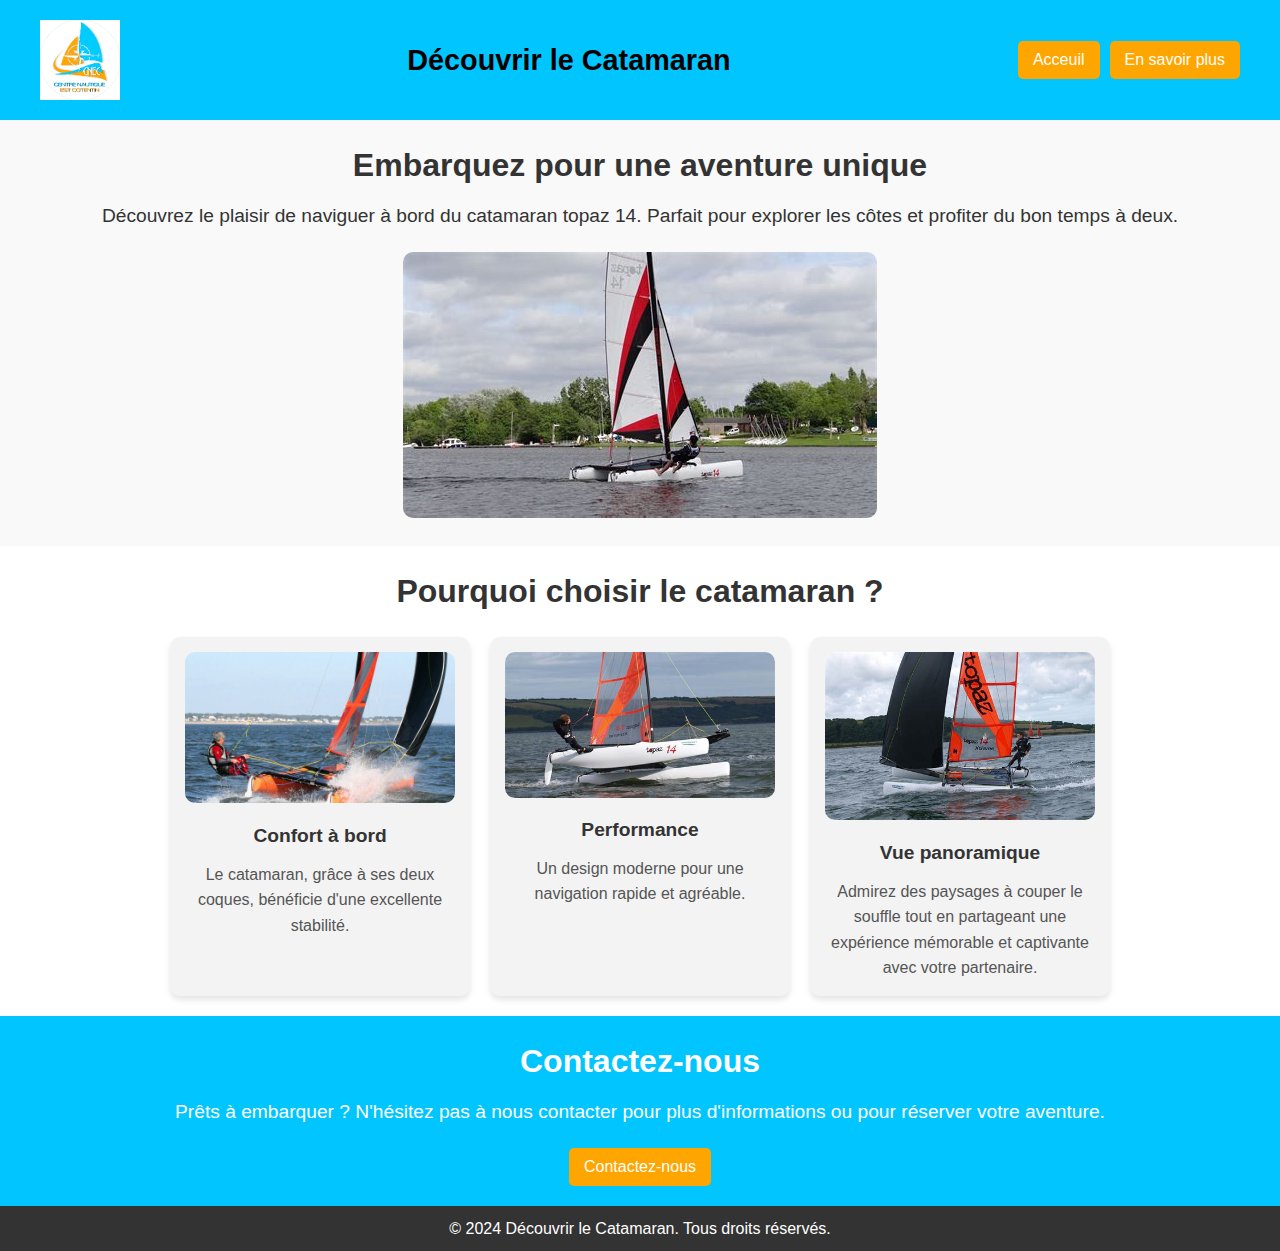
<file: index.html>
<!DOCTYPE html>
<html lang="fr">
<head>
    <meta charset="UTF-8">
    <meta name="viewport" content="width=device-width, initial-scale=1.0">
    <title>Découvrir le Catamaran</title>
    <link rel="stylesheet" href="style.css">
</head>
<body>
    <header>
        <div class="container">
            <img src="images/logo.png" alt="Logo" class="logo">
            <h1>Découvrir le Catamaran</h1>
            <nav>
                <a href="index.html"><button class="btn">Acceuil</button></a>
                <a href="en savoir plus.html"><button class="btn">En savoir plus</button></a>
            </nav>
        </div>
    </header>
    <main>
        <section class="hero">
            <h2>Embarquez pour une aventure unique</h2>
            <p>Découvrez le plaisir de naviguer à bord du catamaran topaz 14. Parfait pour explorer les côtes et profiter du bon temps à deux.</p>
            <img src="images/catamaran2.png" alt="Catamaran sur l'eau" class="hero-image">
        </section>

        <section class="features">
            <h2>Pourquoi choisir le catamaran ?</h2>
            <div class="feature-cards">
                <div class="card">
                    <img src="images/catamaran4.png" alt="Confort à bord">
                    <h3>Confort à bord</h3>
                    <p>Le catamaran, grâce à ses deux coques, bénéficie d'une excellente stabilité.</p>
                </div>
                <div class="card">
                    <img src="images/catamaran1.png" alt="Performance">
                    <h3>Performance</h3>
                    <p>Un design moderne pour une navigation rapide et agréable.</p>
                </div>
                <div class="card">
                    <img src="images/catamaran3.png" alt="Vue panoramique">
                    <h3>Vue panoramique</h3>
                    <p>Admirez des paysages à couper le souffle tout en partageant une expérience mémorable et captivante avec votre partenaire.</p>
                </div>
            </div>
        </section>

        <section class="contact">
            <h2>Contactez-nous</h2>
            <p>Prêts à embarquer ? N'hésitez pas à nous contacter pour plus d'informations ou pour réserver votre aventure.</p>
            <a href="contact.html"><button class="btn">Contactez-nous</button></a>
        </section>
    </main>

    <!-- Pied de page -->
    <footer>
        <p>&copy; 2024 Découvrir le Catamaran. Tous droits réservés.</p>
    </footer>
</body>
</html>
</file>
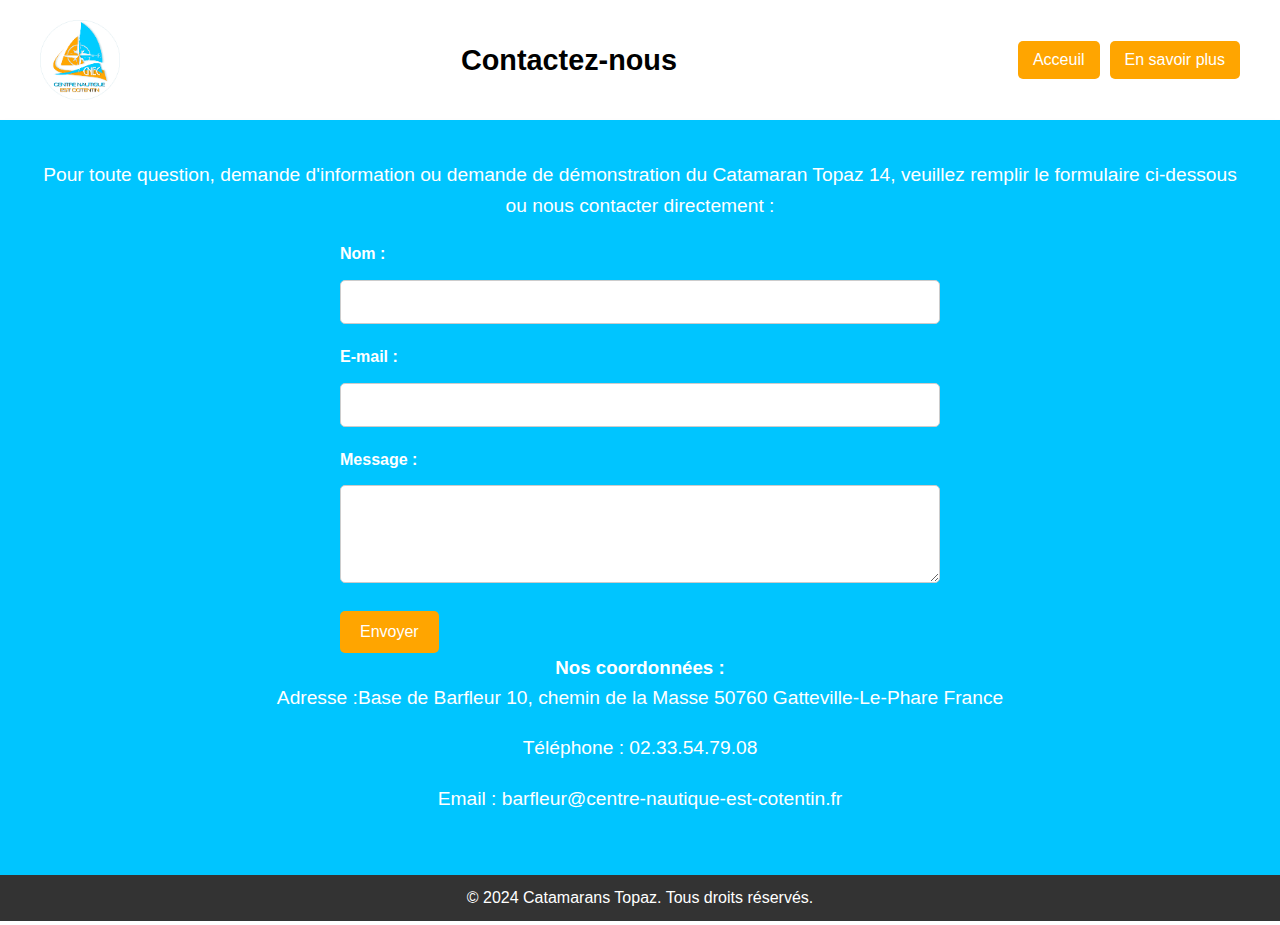
<file: contact.html>
<!DOCTYPE html>
<html lang="fr">
<head>
    <meta charset="UTF-8">
    <meta name="viewport" content="width=device-width, initial-scale=1.0">
    <title>Catamaran Topaz 14</title>
    <link rel="stylesheet" href="contact.css">
</head>
<body>
    <!-- En-tête -->
    <header>
        <div class="container">
            <img src="images/logo.png" alt="Logo" class="logo">
            <h1>Contactez-nous</h1>
            <nav>
                <a href="index.html"><button class="btn">Acceuil</button></a>
                <a href="en savoir plus.html"><button class="btn">En savoir plus</button></a>
            </nav>
        </div>
    </header>
    

    <!-- Section principale -->
    <main>
       <!-- Section Contact -->
<section class="contact">
    <p>Pour toute question, demande d'information ou demande de démonstration du Catamaran Topaz 14, veuillez remplir le formulaire ci-dessous ou nous contacter directement :</p>

    <!-- Formulaire de contact -->
    <form action="/submit-contact" method="post">
        <div class="form-group">
            <label for="name">Nom :</label>
            <input type="text" id="name" name="name" required>
        </div>
        <div class="form-group">
            <label for="email">E-mail :</label>
            <input type="email" id="email" name="email" required>
        </div>
        <div class="form-group">
            <label for="message">Message :</label>
            <textarea id="message" name="message" rows="4" required></textarea>
        </div>
        <button type="submit" class="btn">Envoyer</button>
    </form>
    
            <!-- Informations de contact -->
            <h3>Nos coordonnées :</h3>
            <p>Adresse :Base de Barfleur
                10, chemin de la Masse
                50760 Gatteville-Le-Phare France</p>
            <p>Téléphone : 02.33.54.79.08</p>
            <p>Email : barfleur@centre-nautique-est-cotentin.fr</p>
        </section>
        <!-- Section Contact -->
    </main>

    <!-- Pied de page -->
    <footer>
        <p>&copy; 2024 Catamarans Topaz. Tous droits réservés.</p>
    </footer>
</body>
</html>
</file>
<file: style.css>
/* Réinitialisation */
* {
    margin: 0;
    padding: 0;
    box-sizing: border-box;
}

/* Styles généraux */
body {
    font-family: Arial, sans-serif;
    line-height: 1.6;
    color: #333;
}

header {
    background-color: #00c5ff;
    color: black;
    padding: 20px 10px;
    animation: slideDown 1s ease-out;
}

.container {
    max-width: 1200px;
    margin: 0 auto;
    display: flex;
    align-items: center;
    justify-content: space-between;
    flex-wrap: wrap;
}

.logo {
    height: 80px;
    width: auto;
}

h1 {
    font-size: 1.8rem;
    flex: 1;
    text-align: center;
    animation: fadeIn 1s ease-in-out;
}

/* Boutons */
nav {
    display: flex;
    gap: 10px;
}

.btn {
    background-color: orange;
    border: none;
    padding: 10px 15px;
    color: white;
    border-radius: 5px;
    cursor: pointer;
    font-size: 1rem;
    transition: transform 0.3s ease, background-color 0.3s ease;
}

.btn:hover {
    background-color: #ff9800;
    transform: scale(1.1);
}

/* Section Hero */
.hero {
    text-align: center;
    padding: 20px;
    background-color: #f9f9f9;
    animation: fadeInUp 1.5s ease-out;
}

.hero h2 {
    font-size: 2rem;
    margin-bottom: 10px;
}

.hero p {
    font-size: 1.2rem;
    margin-bottom: 20px;
}

.hero-image {
    max-width: 100%;
    height: auto;
    border-radius: 10px;
    animation: fadeIn 2s ease-in;
}

/* Section Features */
.features {
    padding: 20px;
    background-color: #ffffff;
    text-align: center;
}

.features h2 {
    margin-bottom: 20px;
    font-size: 2rem;
}

.feature-cards {
    display: flex;
    gap: 20px;
    justify-content: center;
    flex-wrap: wrap;
}

.card {
    background-color: #f3f3f3;
    border-radius: 10px;
    padding: 15px;
    max-width: 300px;
    text-align: center;
    box-shadow: 0px 4px 6px rgba(0, 0, 0, 0.1);
    animation: zoomIn 1.5s ease-in-out;
    transition: transform 0.3s ease;
}

.card:hover {
    transform: scale(1.05);
}

.card img {
    max-width: 100%;
    height: auto;
    border-radius: 10px;
    margin-bottom: 10px;
}

.card h3 {
    margin-bottom: 10px;
    font-size: 1.2rem;
}

.card p {
    font-size: 1rem;
    color: #555;
}

/* Section Contact */
.contact {
    text-align: center;
    padding: 20px;
    background-color: #00c5ff;
    color: white;
    animation: fadeInUp 2s ease-in-out;
}

.contact h2 {
    font-size: 2rem;
    margin-bottom: 10px;
}

.contact p {
    margin-bottom: 20px;
    font-size: 1.2rem;
}

.contact .btn {
    animation: pulse 2s infinite;
}

/* Footer */
footer {
    text-align: center;
    padding: 10px;
    background-color: #333;
    color: white;
}

/* Animations */
@keyframes slideDown {
    from {
        transform: translateY(-100%);
        opacity: 0;
    }
    to {
        transform: translateY(0);
        opacity: 1;
    }
}

@keyframes fadeIn {
    from {
        opacity: 0;
    }
    to {
        opacity: 1;
    }
}

@keyframes fadeInUp {
    from {
        transform: translateY(20px);
        opacity: 0;
    }
    to {
        transform: translateY(0);
        opacity: 1;
    }
}

@keyframes zoomIn {
    from {
        transform: scale(0.8);
        opacity: 0;
    }
    to {
        transform: scale(1);
        opacity: 1;
    }
}

@keyframes pulse {
    0%, 100% {
        transform: scale(1);
        background-color: orange;
    }
    50% {
        transform: scale(1.1);
        background-color: #ff9800;
    }
}

/* Responsive Design */
@media screen and (max-width: 768px) {
    .container{
        flex-direction: column;
        align-items: center;
    }
    h1 {
        font-size: 1.5rem;
        margin-bottom: 10px;
    }

    nav {
        justify-content: center;
        width: 100%;
        gap: 5px;
    }

    .logo {
        height: 60px;
    }

    .feature-cards {
        flex-direction: column;
        align-items: center;
    }
}

@media screen and (max-width: 480px) {
    header {
        text-align: center;
    }

    .container {
        flex-direction: column;
    }

    nav {
        flex-direction: column;
        gap: 10px;
    }

    .btn {
        width: 100%;
    }
}
</file>
<file: contact.css>
/* Réinitialisation */
* {
    margin: 0;
    padding: 0;
    box-sizing: border-box;
}

/* Styles généraux */
body {
    font-family: Arial, sans-serif;
    line-height: 1.6;
    color: #333;
    overflow-x: hidden;
}

/* Header */
header {
    background-color: white;
    color: black;
    padding: 20px 10px;
    animation: slideDown 1s ease-out;
}

.container {
    max-width: 1200px;
    margin: 0 auto;
    display: flex;
    align-items: center;
    justify-content: space-between;
    flex-wrap: wrap;
}

.logo {
    height: 80px;
    width: auto;
    animation: fadeIn 1.5s ease-in-out;
}

h1 {
    font-size: 1.8rem;
    flex: 1;
    text-align: center;
    animation: fadeIn 1s ease-in-out;
}

/* Navigation Buttons */
nav {
    display: flex;
    gap: 10px;
}

.btn {
    background-color: orange;
    border: none;
    padding: 10px 15px;
    color: white;
    border-radius: 5px;
    cursor: pointer;
    font-size: 1rem;
    transition: transform 0.3s ease, background-color 0.3s ease;
    animation: pulse 2s infinite ease-in-out;
}

.btn:hover {
    background-color: #ff9800;
    transform: scale(1.1);
}

/* Section Introduction */
.intro {
    text-align: center;
    padding: 20px;
    background-color: #f9f9f9;
    animation: fadeInUp 1.5s ease-out;
}

.intro h2 {
    font-size: 2rem;
    margin-bottom: 10px;
}

.intro p {
    font-size: 1.2rem;
    margin-bottom: 20px;
    animation: fadeIn 2s ease-in;
}

.intro-image {
    max-width: 100%;
    height: auto;
    border-radius: 10px;
    animation: zoomIn 1.5s ease-out;
}

/* Section Caractéristiques */
.features {
    padding: 20px;
    background-color: #ffffff;
    text-align: center;
    animation: fadeInUp 2s ease-in;
}

.features h2 {
    margin-bottom: 20px;
    font-size: 2rem;
}

.feature-list {
    display: flex;
    gap: 20px;
    justify-content: center;
    flex-wrap: wrap;
}

.feature-item {
    background-color: #f3f3f3;
    border-radius: 10px;
    padding: 15px;
    max-width: 300px;
    text-align: left;
    box-shadow: 0px 4px 6px rgba(0, 0, 0, 0.1);
    animation: fadeInUp 1.5s ease-in;
    transition: transform 0.3s ease;
}

.feature-item:hover {
    transform: scale(1.05);
}

/* Section Galerie */
.gallery {
    padding: 20px;
    text-align: center;
    animation: fadeIn 2s ease-out;
}

.gallery h2 {
    font-size: 2rem;
    margin-bottom: 20px;
}

.gallery-images {
    display: flex;
    gap: 10px;
    justify-content: center;
    flex-wrap: wrap;
}

.gallery-images img {
    max-width: 300px;
    height: auto;
    border-radius: 10px;
    animation: zoomIn 1s ease-in-out;
    transition: transform 0.3s ease;
}

.gallery-images img:hover {
    transform: scale(1.1);
}

/* Section Contact */
.contact {
    text-align: center;
    padding: 40px;
    background-color: #00c5ff;
    color: white;
    animation: fadeInUp 2s ease-in-out;
    box-shadow: 0 4px 6px rgba(0, 0, 0, 0.1);
}

.contact h2 {
    font-size: 2rem;
    margin-bottom: 10px;
}

.contact p {
    margin-bottom: 20px;
    font-size: 1.2rem;
}

.contact form {
    margin-top: 20px;
    text-align: left;
    max-width: 600px;
    margin-left: auto;
    margin-right: auto;
}

.contact .form-group {
    margin-bottom: 20px;
}

.contact label {
    font-size: 1rem;
    font-weight: bold;
    margin-bottom: 8px;
    display: block;
}

.contact input, .contact textarea {
    width: 100%;
    padding: 12px;
    margin-top: 5px;
    border-radius: 5px;
    border: 1px solid #ccc;
    font-size: 1rem;
}

.contact textarea {
    resize: vertical;
}

.contact button {
    padding: 12px 20px;
    background-color: orange;
    color: white;
    border: none;
    border-radius: 5px;
    font-size: 1rem;
    cursor: pointer;
    transition: background-color 0.3s ease, transform 0.3s ease;
}

.contact button:hover {
    background-color: #ff9800;
    transform: scale(1.05);
}

/* Pied de page */
footer {
    text-align: center;
    padding: 10px;
    background-color: #333;
    color: white;
}

/* Animations */
@keyframes slideDown {
    from {
        transform: translateY(-100%);
        opacity: 0;
    }
    to {
        transform: translateY(0);
        opacity: 1;
    }
}

@keyframes fadeIn {
    from {
        opacity: 0;
    }
    to {
        opacity: 1;
    }
}

@keyframes fadeInUp {
    from {
        transform: translateY(20px);
        opacity: 0;
    }
    to {
        transform: translateY(0);
        opacity: 1;
    }
}

@keyframes zoomIn {
    from {
        transform: scale(0.8);
        opacity: 0;
    }
    to {
        transform: scale(1);
        opacity: 1;
    }
}

@keyframes pulse {
    0%, 100% {
        transform: scale(1);
        background-color: orange;
    }
    50% {
        transform: scale(1.1);
        background-color: #ff9800;
    }
}

/* Responsive Design */
@media screen and (max-width: 768px) {
    h1 {
        font-size: 1.5rem;
        margin-bottom: 10px;
    }

    nav {
        justify-content: center;
        width: 100%;
        gap: 5px;
    }

    .logo {
        height: 60px;
    }

    .feature-list {
        flex-direction: column;
        align-items: center;
    }
}

@media screen and (max-width: 480px) {
    header {
        text-align: center;
    }

    .container {
        flex-direction: column;
    }

    nav {
        flex-direction: column;
        gap: 10px;
    }

    .btn {
        width: 100%;
    }

    .contact form {
        width: 100%;
        padding: 0 15px;
    }
}
</file>
